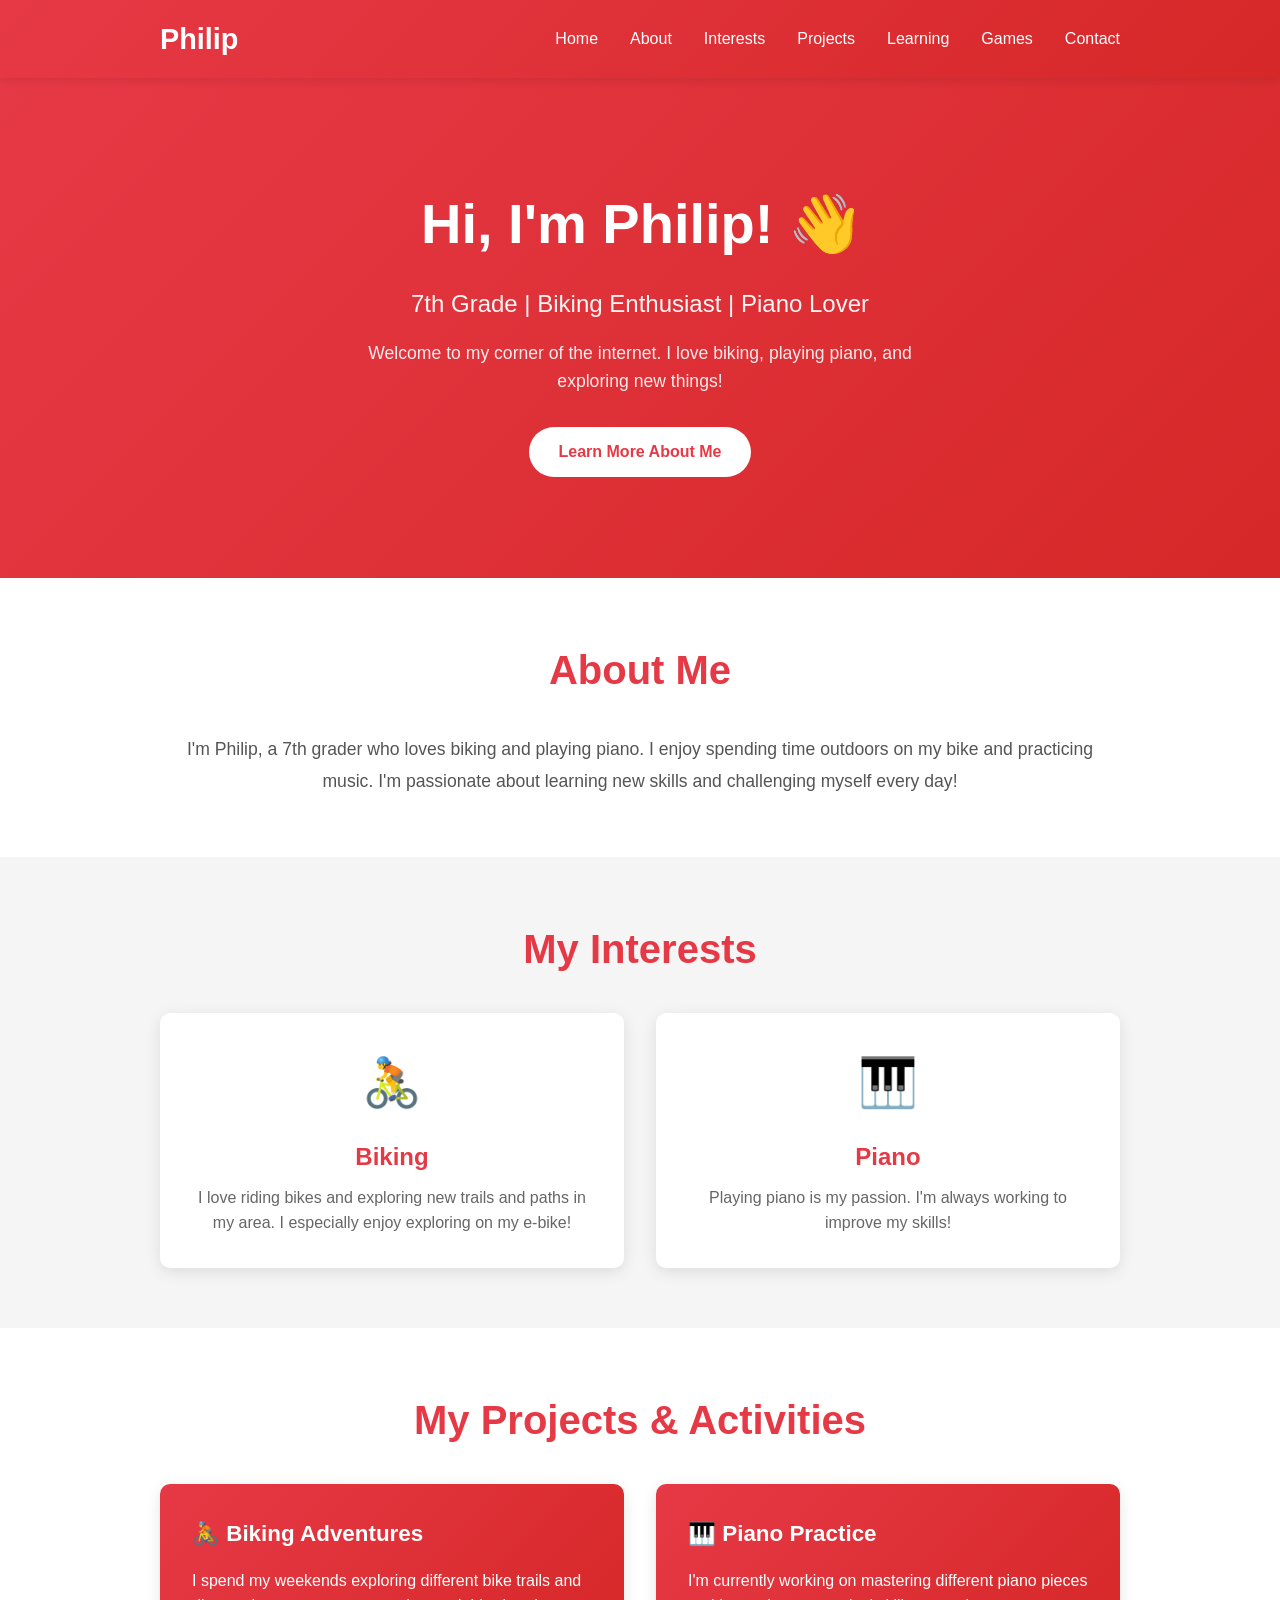
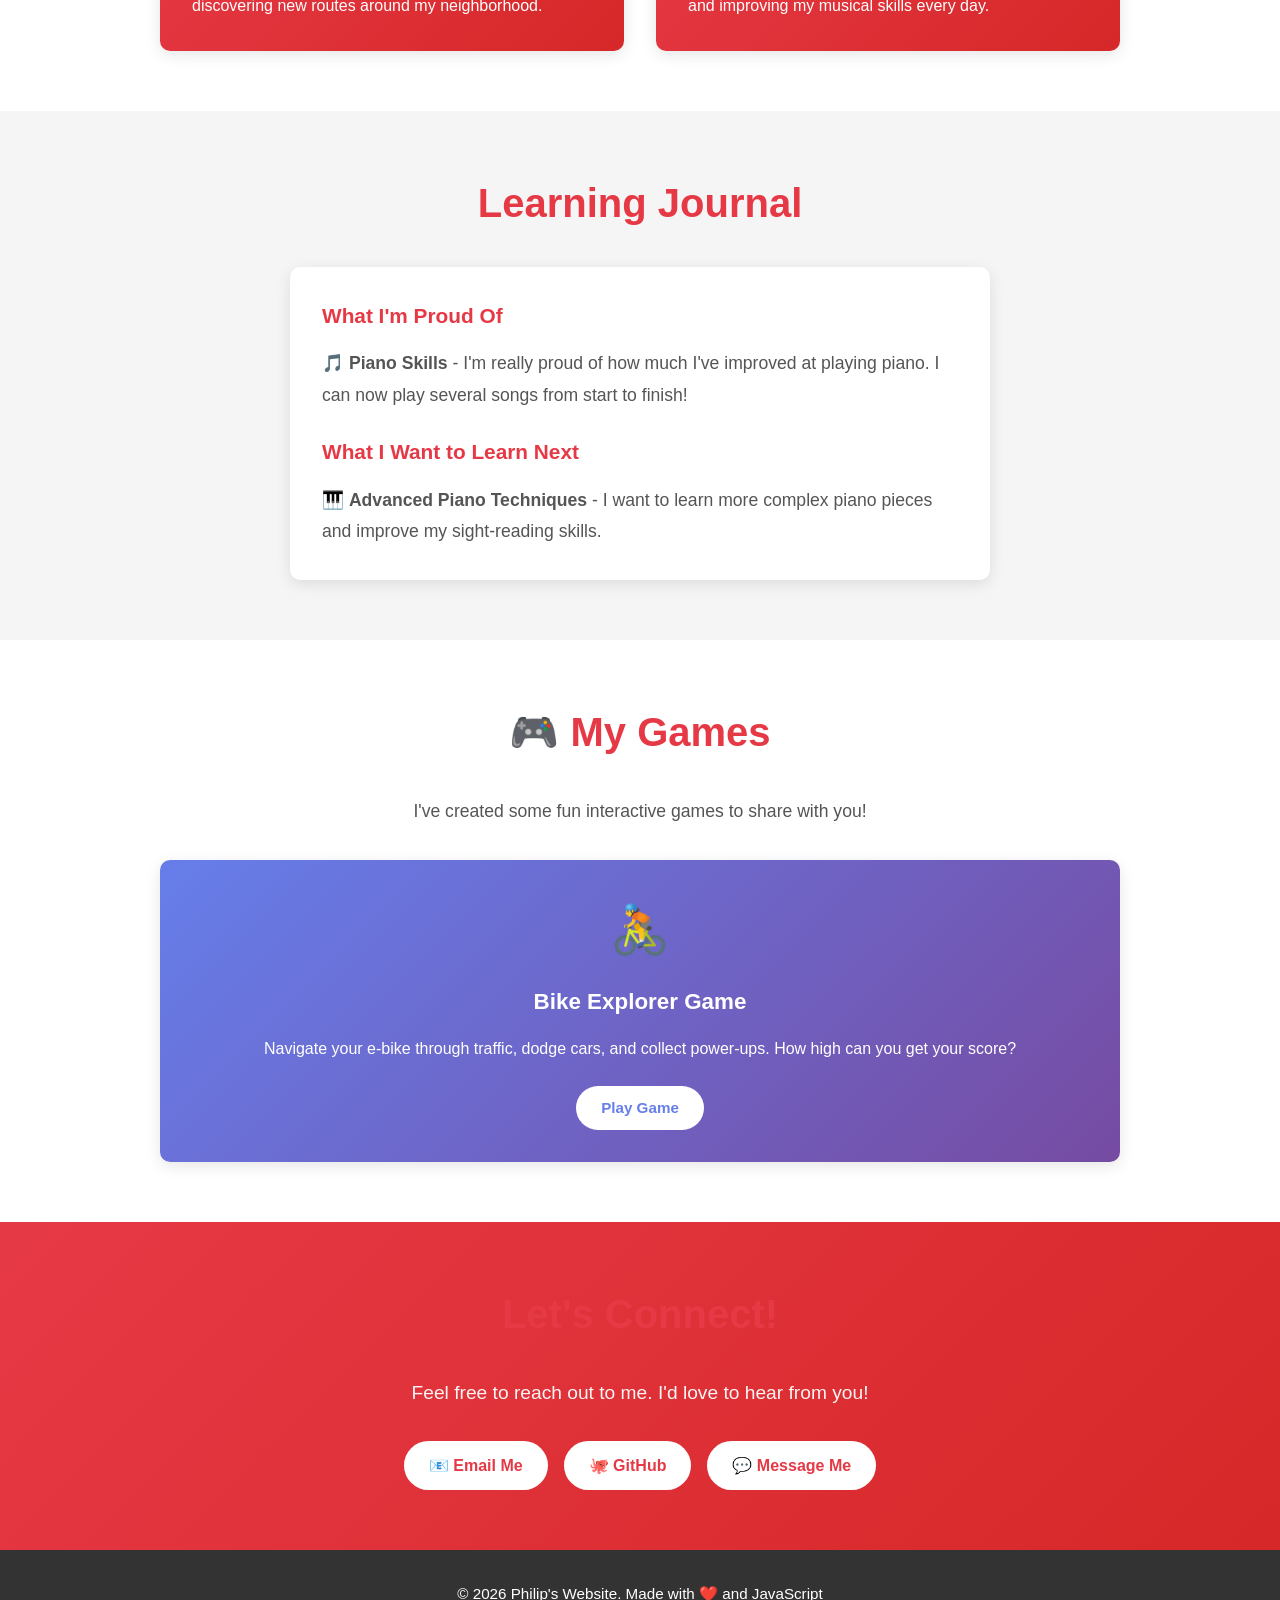
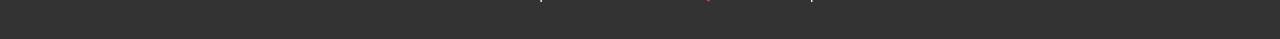
<file: index.html>
<!DOCTYPE html>
<html lang="en">
<head>
    <meta charset="UTF-8">
    <meta name="viewport" content="width=device-width, initial-scale=1.0">
    <title>Philip's Personal Website</title>
    <link rel="stylesheet" href="style.css">
</head>
<body>
    <!-- NAVIGATION BAR -->
    <nav class="navbar">
        <div class="nav-container">
            <h1 class="logo">Philip</h1>
            <ul class="nav-links">
                <li><a href="#home">Home</a></li>
                <li><a href="#about">About</a></li>
                <li><a href="#interests">Interests</a></li>
                <li><a href="#projects">Projects</a></li>
                <li><a href="#learning">Learning</a></li>
                <li><a href="#games">Games</a></li>
                <li><a href="#contact">Contact</a></li>
            </ul>
        </div>
    </nav>

    <!-- HERO SECTION -->
    <section id="home" class="hero">
        <div class="hero-content">
            <h1 class="hero-title">Hi, I'm Philip! 👋</h1>
            <p class="hero-subtitle">7th Grade | Biking Enthusiast | Piano Lover</p>
            <p class="hero-description">Welcome to my corner of the internet. I love biking, playing piano, and exploring new things!</p>
            <a href="#about" class="cta-button">Learn More About Me</a>
        </div>
    </section>

    <!-- ABOUT ME SECTION -->
    <section id="about" class="section about">
        <div class="container">
            <h2 class="section-title">About Me</h2>
            <p class="section-text">
                I'm Philip, a 7th grader who loves biking and playing piano. I enjoy spending time outdoors on my bike and practicing music. 
                I'm passionate about learning new skills and challenging myself every day!
            </p>
        </div>
    </section>

    <!-- INTERESTS SECTION -->
    <section id="interests" class="section interests">
        <div class="container">
            <h2 class="section-title">My Interests</h2>
            <div class="interests-grid">
                <div class="interest-card">
                    <div class="interest-emoji">🚴</div>
                    <h3>Biking</h3>
                    <p>I love riding bikes and exploring new trails and paths in my area. I especially enjoy exploring on my e-bike!</p>
                </div>
                <div class="interest-card">
                    <div class="interest-emoji">🎹</div>
                    <h3>Piano</h3>
                    <p>Playing piano is my passion. I'm always working to improve my skills!</p>
                </div>
            </div>
        </div>
    </section>

    <!-- PROJECTS SECTION -->
    <section id="projects" class="section projects">
        <div class="container">
            <h2 class="section-title">My Projects & Activities</h2>
            <div class="projects-grid">
                <div class="project-card">
                    <h3>🚴 Biking Adventures</h3>
                    <p>I spend my weekends exploring different bike trails and discovering new routes around my neighborhood.</p>
                </div>
                <div class="project-card">
                    <h3>🎹 Piano Practice</h3>
                    <p>I'm currently working on mastering different piano pieces and improving my musical skills every day.</p>
                </div>
            </div>
        </div>
    </section>

    <!-- LEARNING JOURNAL SECTION -->
    <section id="learning" class="section learning">
        <div class="container">
            <h2 class="section-title">Learning Journal</h2>
            <div class="learning-content">
                <h3>What I'm Proud Of</h3>
                <p class="proud-text">🎵 <strong>Piano Skills</strong> - I'm really proud of how much I've improved at playing piano. I can now play several songs from start to finish!</p>
                
                <h3>What I Want to Learn Next</h3>
                <p class="learning-text">🎹 <strong>Advanced Piano Techniques</strong> - I want to learn more complex piano pieces and improve my sight-reading skills.</p>
            </div>
        </div>
    </section>

    <!-- GAMES SECTION -->
    <section id="games" class="section games">
        <div class="container">
            <h2 class="section-title">🎮 My Games</h2>
            <p class="section-text">I've created some fun interactive games to share with you!</p>
            <div class="games-grid">
                <div class="game-card">
                    <div class="game-emoji">🚴</div>
                    <h3>Bike Explorer Game</h3>
                    <p>Navigate your e-bike through traffic, dodge cars, and collect power-ups. How high can you get your score?</p>
                    <a href="bike-game.html" class="game-link-btn">Play Game</a>
                </div>
            </div>
        </div>
    </section>

    <!-- CONTACT & LINKS SECTION -->
    <section id="contact" class="section contact">
        <div class="container">
            <h2 class="section-title">Let's Connect!</h2>
            <p class="contact-text">Feel free to reach out to me. I'd love to hear from you!</p>
            <div class="contact-links">
                <a href="mailto:philip@example.com" class="contact-button">📧 Email Me</a>
                <a href="#" class="contact-button">🐙 GitHub</a>
                <a href="#" class="contact-button">💬 Message Me</a>
            </div>
        </div>
    </section>

    <!-- FOOTER -->
    <footer class="footer">
        <p>&copy; 2026 Philip's Website. Made with ❤️ and JavaScript</p>
    </footer>

    <script src="script.js"></script>
</body>
</html>
</file>
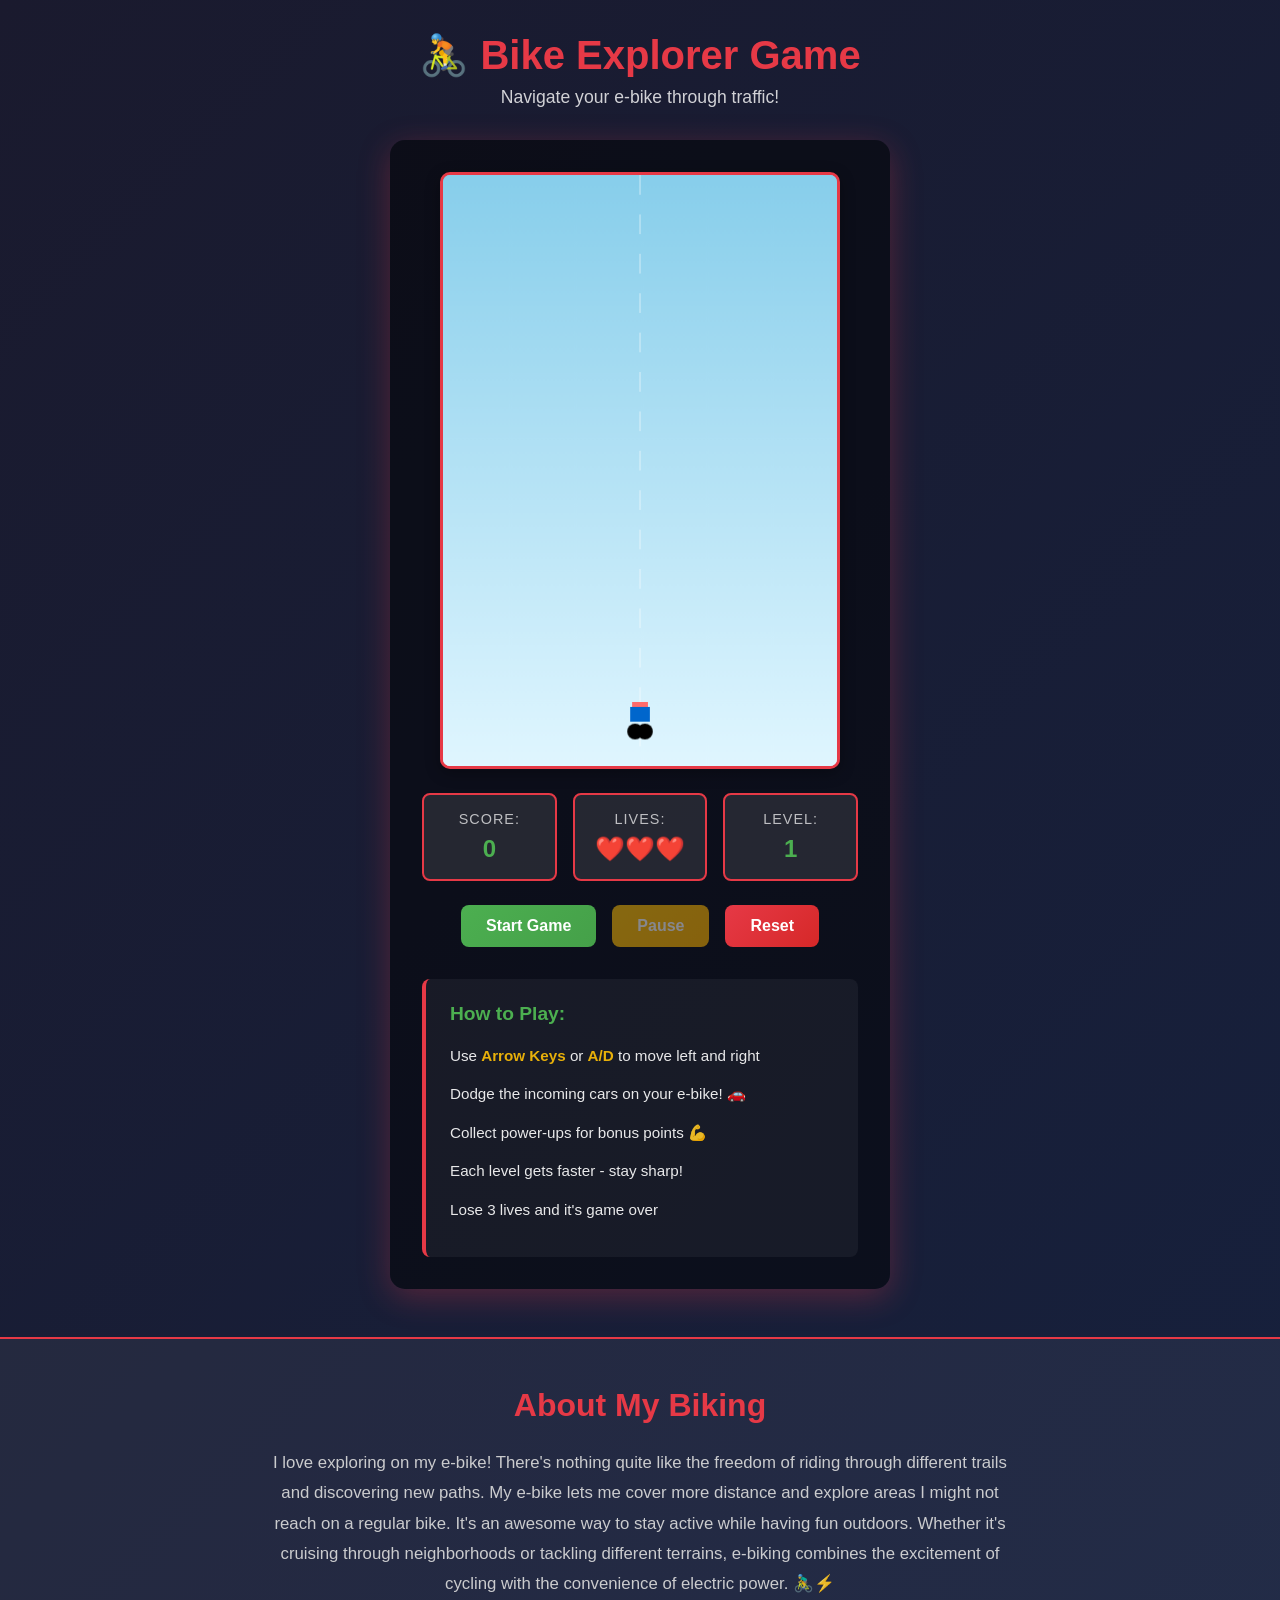
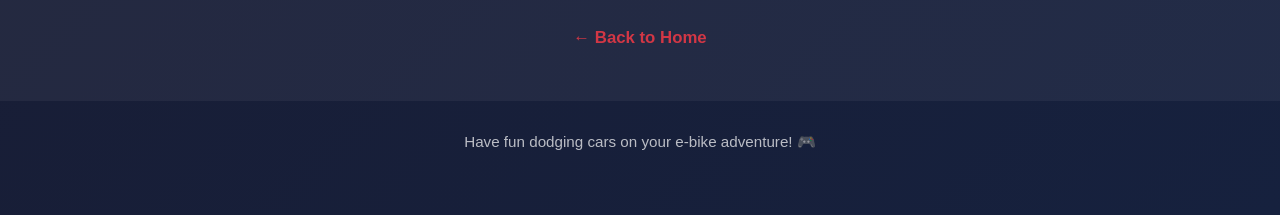
<file: bike-game.html>
<!DOCTYPE html>
<html lang="en">
<head>
    <meta charset="UTF-8">
    <meta name="viewport" content="width=device-width, initial-scale=1.0">
    <title>Bike Explorer Game</title>
    <link rel="stylesheet" href="game-style.css">
</head>
<body>
    <!-- HEADER -->
    <header class="game-header">
        <h1>🚴 Bike Explorer Game</h1>
        <p>Navigate your e-bike through traffic!</p>
    </header>

    <!-- GAME CONTAINER -->
    <div class="game-container">
        <!-- GAME CANVAS -->
        <canvas id="gameCanvas" width="400" height="600"></canvas>

        <!-- GAME INFO -->
        <div class="game-info">
            <div class="info-item">
                <span class="info-label">Score:</span>
                <span id="score" class="info-value">0</span>
            </div>
            <div class="info-item">
                <span class="info-label">Lives:</span>
                <span id="lives" class="info-value">❤️❤️❤️</span>
            </div>
            <div class="info-item">
                <span class="info-label">Level:</span>
                <span id="level" class="info-value">1</span>
            </div>
        </div>

        <!-- GAME CONTROLS -->
        <div class="game-controls">
            <button id="startBtn" class="game-button start-btn">Start Game</button>
            <button id="pauseBtn" class="game-button pause-btn" disabled>Pause</button>
            <button id="resetBtn" class="game-button reset-btn">Reset</button>
        </div>

        <!-- INSTRUCTIONS -->
        <div class="game-instructions">
            <h3>How to Play:</h3>
            <ul>
                <li>Use <strong>Arrow Keys</strong> or <strong>A/D</strong> to move left and right</li>
                <li>Dodge the incoming cars on your e-bike! 🚗</li>
                <li>Collect power-ups for bonus points 💪</li>
                <li>Each level gets faster - stay sharp!</li>
                <li>Lose 3 lives and it's game over</li>
            </ul>
        </div>
    </div>

    <!-- GAME OVER MODAL -->
    <div id="gameOverModal" class="modal hidden">
        <div class="modal-content">
            <h2>Game Over!</h2>
            <p id="gameOverMessage"></p>
            <p id="finalScore"></p>
            <button id="restartBtn" class="modal-button">Play Again</button>
            <button id="closeBtn" class="modal-button secondary">Back to Home</button>
        </div>
    </div>

    <!-- ABOUT BIKING SECTION -->
    <section class="biking-section">
        <div class="container">
            <h2>About My Biking</h2>
            <p>
                I love exploring on my e-bike! There's nothing quite like the freedom of riding through different trails and discovering new paths. 
                My e-bike lets me cover more distance and explore areas I might not reach on a regular bike. It's an awesome way to stay active 
                while having fun outdoors. Whether it's cruising through neighborhoods or tackling different terrains, e-biking combines the 
                excitement of cycling with the convenience of electric power. 🚴‍♂️⚡
            </p>
            <p style="margin-top: 1.5rem; text-align: center;">
                <a href="index.html" style="color: #e63946; text-decoration: none; font-weight: bold;">← Back to Home</a>
            </p>
        </div>
    </section>

    <!-- FOOTER -->
    <footer class="game-footer">
        <p>Have fun dodging cars on your e-bike adventure! 🎮</p>
    </footer>

    <script src="game-script.js"></script>
</body>
</html>
</file>
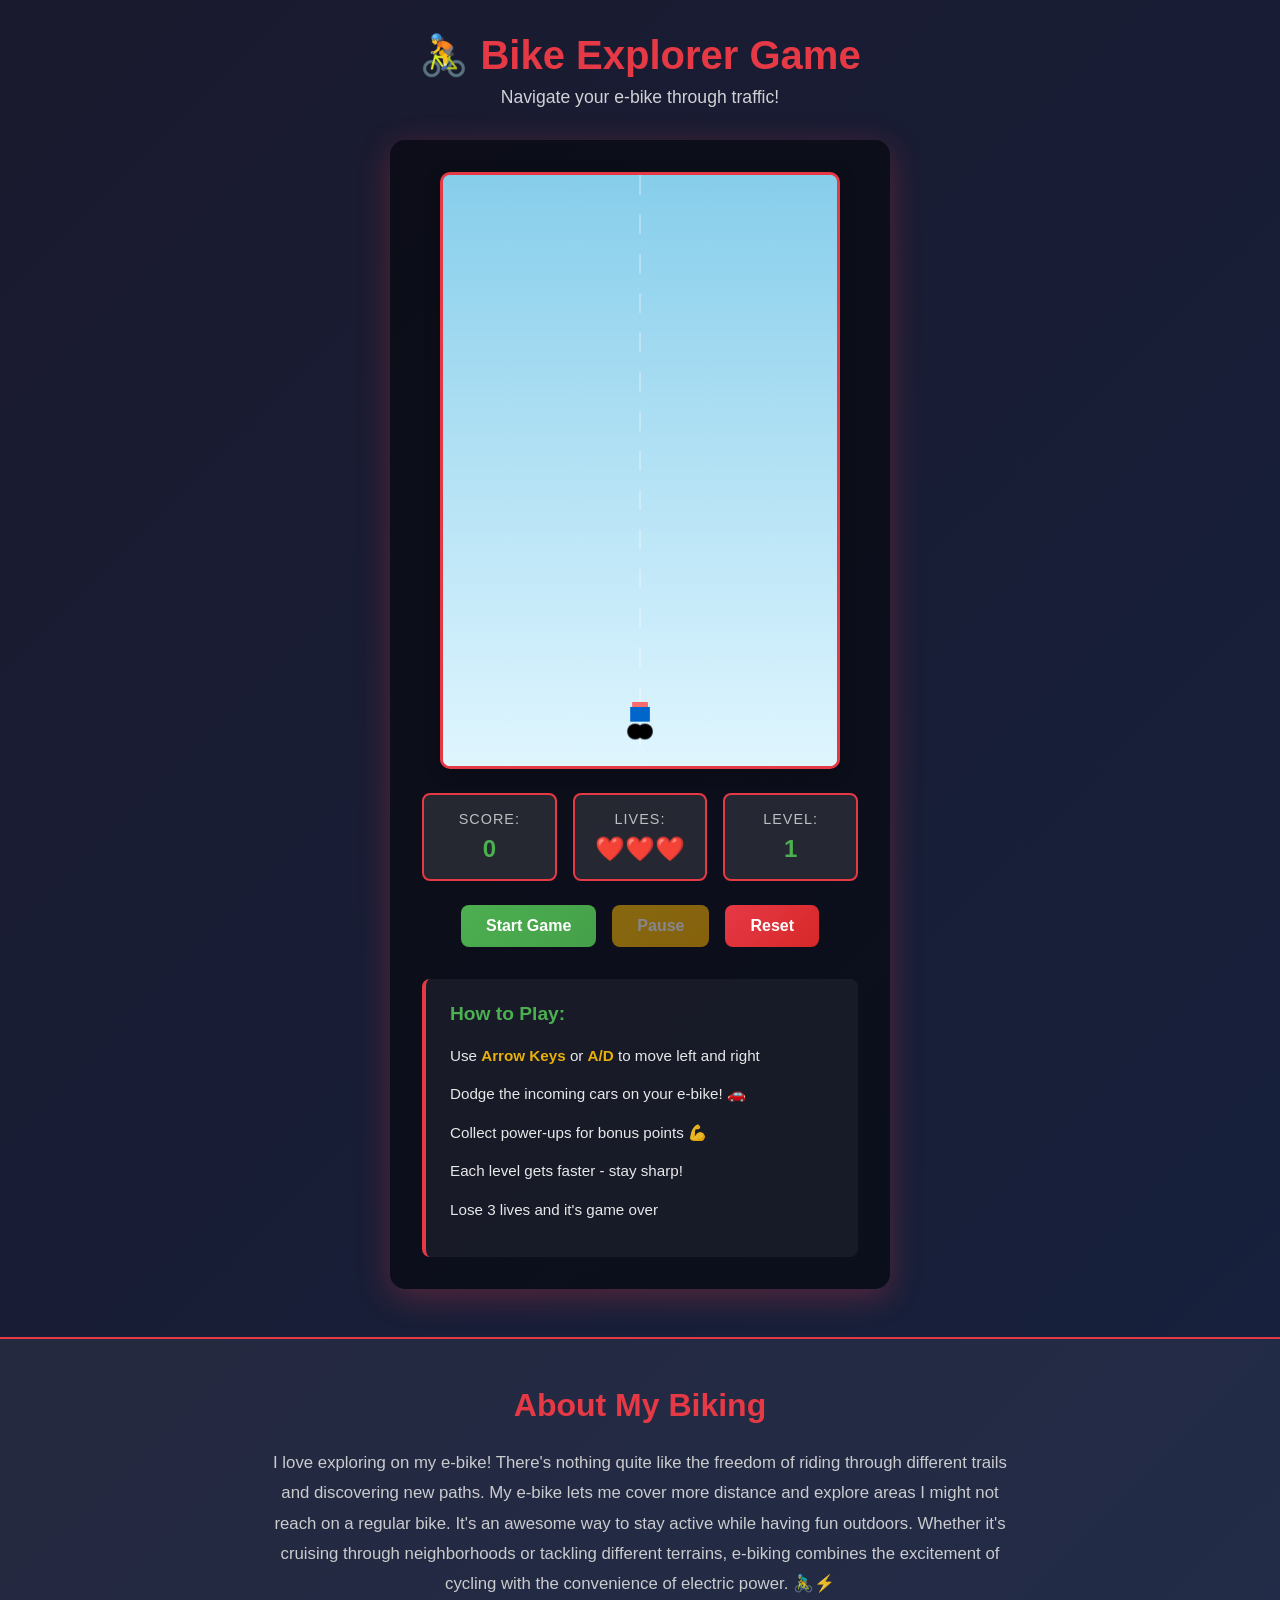
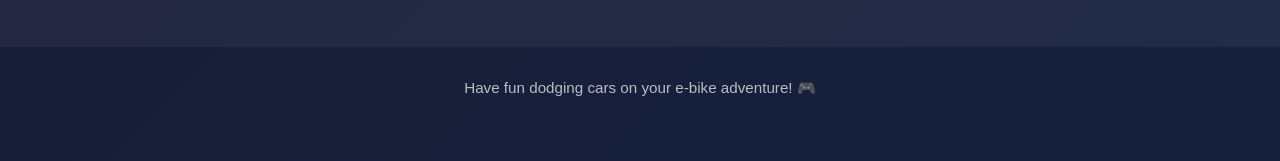
<file: game.html>
<!DOCTYPE html>
<html lang="en">
<head>
    <meta charset="UTF-8">
    <meta name="viewport" content="width=device-width, initial-scale=1.0">
    <title>Bike Explorer Game</title>
    <link rel="stylesheet" href="game-style.css">
</head>
<body>
    <!-- HEADER -->
    <header class="game-header">
        <h1>🚴 Bike Explorer Game</h1>
        <p>Navigate your e-bike through traffic!</p>
    </header>

    <!-- GAME CONTAINER -->
    <div class="game-container">
        <!-- GAME CANVAS -->
        <canvas id="gameCanvas" width="400" height="600"></canvas>

        <!-- GAME INFO -->
        <div class="game-info">
            <div class="info-item">
                <span class="info-label">Score:</span>
                <span id="score" class="info-value">0</span>
            </div>
            <div class="info-item">
                <span class="info-label">Lives:</span>
                <span id="lives" class="info-value">❤️❤️❤️</span>
            </div>
            <div class="info-item">
                <span class="info-label">Level:</span>
                <span id="level" class="info-value">1</span>
            </div>
        </div>

        <!-- GAME CONTROLS -->
        <div class="game-controls">
            <button id="startBtn" class="game-button start-btn">Start Game</button>
            <button id="pauseBtn" class="game-button pause-btn" disabled>Pause</button>
            <button id="resetBtn" class="game-button reset-btn">Reset</button>
        </div>

        <!-- INSTRUCTIONS -->
        <div class="game-instructions">
            <h3>How to Play:</h3>
            <ul>
                <li>Use <strong>Arrow Keys</strong> or <strong>A/D</strong> to move left and right</li>
                <li>Dodge the incoming cars on your e-bike! 🚗</li>
                <li>Collect power-ups for bonus points 💪</li>
                <li>Each level gets faster - stay sharp!</li>
                <li>Lose 3 lives and it's game over</li>
            </ul>
        </div>
    </div>

    <!-- GAME OVER MODAL -->
    <div id="gameOverModal" class="modal hidden">
        <div class="modal-content">
            <h2>Game Over!</h2>
            <p id="gameOverMessage"></p>
            <p id="finalScore"></p>
            <button id="restartBtn" class="modal-button">Play Again</button>
            <button id="closeBtn" class="modal-button secondary">Close</button>
        </div>
    </div>

    <!-- ABOUT BIKING SECTION -->
    <section class="biking-section">
        <div class="container">
            <h2>About My Biking</h2>
            <p>
                I love exploring on my e-bike! There's nothing quite like the freedom of riding through different trails and discovering new paths. 
                My e-bike lets me cover more distance and explore areas I might not reach on a regular bike. It's an awesome way to stay active 
                while having fun outdoors. Whether it's cruising through neighborhoods or tackling different terrains, e-biking combines the 
                excitement of cycling with the convenience of electric power. 🚴‍♂️⚡
            </p>
        </div>
    </section>

    <!-- FOOTER -->
    <footer class="game-footer">
        <p>Have fun dodging cars on your e-bike adventure! 🎮</p>
    </footer>

    <script src="game-script.js"></script>
</body>
</html>
</file>
<file: style.css>
/* ===== GLOBAL STYLES ===== */
* {
    margin: 0;
    padding: 0;
    box-sizing: border-box;
}

body {
    font-family: 'Segoe UI', Tahoma, Geneva, Verdana, sans-serif;
    line-height: 1.6;
    color: #333;
    background-color: #f9f9f9;
}

.container {
    max-width: 1000px;
    margin: 0 auto;
    padding: 0 20px;
}

/* ===== NAVIGATION BAR ===== */
.navbar {
    background: linear-gradient(135deg, #e63946 0%, #d62828 100%);
    padding: 1rem 0;
    position: sticky;
    top: 0;
    z-index: 100;
    box-shadow: 0 2px 10px rgba(0, 0, 0, 0.1);
}

.nav-container {
    max-width: 1000px;
    margin: 0 auto;
    padding: 0 20px;
    display: flex;
    justify-content: space-between;
    align-items: center;
}

.logo {
    color: white;
    font-size: 1.8rem;
    font-weight: bold;
}

.nav-links {
    display: flex;
    list-style: none;
    gap: 2rem;
}

.nav-links a {
    color: white;
    text-decoration: none;
    font-weight: 500;
    transition: opacity 0.3s ease;
}

.nav-links a:hover {
    opacity: 0.8;
}

/* ===== HERO SECTION ===== */
.hero {
    background: linear-gradient(135deg, #e63946 0%, #d62828 100%);
    color: white;
    padding: 100px 20px;
    text-align: center;
    min-height: 500px;
    display: flex;
    align-items: center;
    justify-content: center;
}

.hero-content {
    max-width: 600px;
}

.hero-title {
    font-size: 3.5rem;
    margin-bottom: 1rem;
    font-weight: bold;
    animation: slideInDown 0.8s ease;
}

.hero-subtitle {
    font-size: 1.5rem;
    margin-bottom: 1rem;
    opacity: 0.95;
}

.hero-description {
    font-size: 1.1rem;
    margin-bottom: 2rem;
    opacity: 0.9;
}

.cta-button {
    display: inline-block;
    background-color: white;
    color: #e63946;
    padding: 12px 30px;
    border-radius: 50px;
    text-decoration: none;
    font-weight: bold;
    transition: transform 0.3s ease, box-shadow 0.3s ease;
    font-size: 1rem;
}

.cta-button:hover {
    transform: translateY(-3px);
    box-shadow: 0 10px 20px rgba(0, 0, 0, 0.2);
}

/* ===== SECTION STYLES ===== */
.section {
    padding: 60px 20px;
}

.section-title {
    font-size: 2.5rem;
    color: #e63946;
    margin-bottom: 2rem;
    text-align: center;
    font-weight: bold;
}

.section-text {
    font-size: 1.1rem;
    line-height: 1.8;
    text-align: center;
    color: #555;
}

/* ===== ABOUT SECTION ===== */
.about {
    background-color: white;
}

/* ===== INTERESTS SECTION ===== */
.interests {
    background-color: #f5f5f5;
}

.interests-grid {
    display: grid;
    grid-template-columns: repeat(auto-fit, minmax(250px, 1fr));
    gap: 2rem;
    margin-top: 2rem;
}

.interest-card {
    background: white;
    padding: 2rem;
    border-radius: 10px;
    text-align: center;
    box-shadow: 0 4px 15px rgba(0, 0, 0, 0.1);
    transition: transform 0.3s ease, box-shadow 0.3s ease;
}

.interest-card:hover {
    transform: translateY(-10px);
    box-shadow: 0 8px 25px rgba(230, 57, 70, 0.2);
}

.interest-emoji {
    font-size: 3rem;
    margin-bottom: 1rem;
}

.interest-card h3 {
    color: #e63946;
    margin-bottom: 0.5rem;
    font-size: 1.5rem;
}

.interest-card p {
    color: #666;
    font-size: 1rem;
}

/* ===== PROJECTS SECTION ===== */
.projects {
    background-color: white;
}

.projects-grid {
    display: grid;
    grid-template-columns: repeat(auto-fit, minmax(280px, 1fr));
    gap: 2rem;
    margin-top: 2rem;
}

.project-card {
    background: linear-gradient(135deg, #e63946 0%, #d62828 100%);
    color: white;
    padding: 2rem;
    border-radius: 10px;
    box-shadow: 0 4px 15px rgba(0, 0, 0, 0.1);
    transition: transform 0.3s ease;
}

.project-card:hover {
    transform: scale(1.05);
}

.project-card h3 {
    margin-bottom: 1rem;
    font-size: 1.4rem;
}

.project-card p {
    font-size: 1rem;
    line-height: 1.6;
}

/* ===== LEARNING JOURNAL SECTION ===== */
.learning {
    background-color: #f5f5f5;
}

.learning-content {
    max-width: 700px;
    margin: 0 auto;
    background: white;
    padding: 2rem;
    border-radius: 10px;
    box-shadow: 0 4px 15px rgba(0, 0, 0, 0.1);
}

.learning-content h3 {
    color: #e63946;
    margin-top: 1.5rem;
    margin-bottom: 1rem;
    font-size: 1.3rem;
}

.learning-content h3:first-child {
    margin-top: 0;
}

.proud-text,
.learning-text {
    color: #555;
    font-size: 1.1rem;
    line-height: 1.8;
}

/* ===== GAMES SECTION ===== */
.games {
    background-color: white;
}

.games-grid {
    display: grid;
    grid-template-columns: repeat(auto-fit, minmax(280px, 1fr));
    gap: 2rem;
    margin-top: 2rem;
}

.game-card {
    background: linear-gradient(135deg, #667eea 0%, #764ba2 100%);
    color: white;
    padding: 2rem;
    border-radius: 10px;
    box-shadow: 0 4px 15px rgba(0, 0, 0, 0.1);
    transition: transform 0.3s ease;
    text-align: center;
}

.game-card:hover {
    transform: translateY(-10px);
    box-shadow: 0 8px 25px rgba(102, 126, 234, 0.3);
}

.game-emoji {
    font-size: 3rem;
    margin-bottom: 1rem;
    display: block;
}

.game-card h3 {
    margin-bottom: 1rem;
    font-size: 1.4rem;
}

.game-card p {
    font-size: 1rem;
    line-height: 1.6;
    margin-bottom: 1.5rem;
}

.game-link-btn {
    display: inline-block;
    background-color: white;
    color: #667eea;
    padding: 10px 25px;
    border-radius: 50px;
    text-decoration: none;
    font-weight: bold;
    transition: transform 0.3s ease, box-shadow 0.3s ease;
    font-size: 0.95rem;
}

.game-link-btn:hover {
    transform: scale(1.05);
    box-shadow: 0 6px 15px rgba(0, 0, 0, 0.2);
}

/* ===== CONTACT SECTION ===== */
.contact {
    background: linear-gradient(135deg, #e63946 0%, #d62828 100%);
    color: white;
    text-align: center;
}

.contact-text {
    font-size: 1.2rem;
    margin-bottom: 2rem;
    opacity: 0.95;
}

.contact-links {
    display: flex;
    gap: 1rem;
    justify-content: center;
    flex-wrap: wrap;
}

.contact-button {
    display: inline-block;
    background-color: white;
    color: #e63946;
    padding: 12px 25px;
    border-radius: 50px;
    text-decoration: none;
    font-weight: bold;
    transition: transform 0.3s ease, box-shadow 0.3s ease;
    font-size: 1rem;
}

.contact-button:hover {
    transform: translateY(-3px);
    box-shadow: 0 10px 20px rgba(0, 0, 0, 0.2);
}

/* ===== FOOTER ===== */
.footer {
    background-color: #333;
    color: white;
    text-align: center;
    padding: 2rem;
    font-size: 0.95rem;
}

/* ===== ANIMATIONS ===== */
@keyframes slideInDown {
    from {
        opacity: 0;
        transform: translateY(-30px);
    }
    to {
        opacity: 1;
        transform: translateY(0);
    }
}

/* ===== MOBILE RESPONSIVE ===== */
@media (max-width: 768px) {
    .hero-title {
        font-size: 2.5rem;
    }

    .hero-subtitle {
        font-size: 1.2rem;
    }

    .hero {
        padding: 60px 20px;
        min-height: 350px;
    }

    .section-title {
        font-size: 2rem;
    }

    .nav-links {
        gap: 1rem;
        font-size: 0.9rem;
    }

    .interests-grid,
    .projects-grid,
    .games-grid {
        grid-template-columns: 1fr;
    }

    .contact-links {
        flex-direction: column;
    }

    .contact-button,
    .cta-button {
        width: 100%;
        max-width: 300px;
    }
}

@media (max-width: 480px) {
    .logo {
        font-size: 1.4rem;
    }

    .nav-links {
        flex-direction: column;
        gap: 0.5rem;
        font-size: 0.8rem;
    }

    .hero-title {
        font-size: 2rem;
    }

    .hero-subtitle {
        font-size: 1rem;
    }

    .section-title {
        font-size: 1.6rem;
    }

    .section {
        padding: 40px 15px;
    }

    .game-emoji {
        font-size: 2.5rem;
    }
}
</file>
<file: game-style.css>
/* ===== GLOBAL STYLES ===== */
* {
    margin: 0;
    padding: 0;
    box-sizing: border-box;
}

body {
    font-family: 'Segoe UI', Tahoma, Geneva, Verdana, sans-serif;
    background: linear-gradient(135deg, #1a1a2e 0%, #16213e 100%);
    color: white;
    min-height: 100vh;
    padding: 2rem 0;
}

.container {
    max-width: 800px;
    margin: 0 auto;
    padding: 0 20px;
}

/* ===== GAME HEADER ===== */
.game-header {
    text-align: center;
    margin-bottom: 2rem;
}

.game-header h1 {
    font-size: 2.5rem;
    margin-bottom: 0.5rem;
    color: #e63946;
}

.game-header p {
    font-size: 1.1rem;
    opacity: 0.8;
}

/* ===== GAME CONTAINER ===== */
.game-container {
    max-width: 500px;
    margin: 0 auto;
    background: rgba(0, 0, 0, 0.5);
    border-radius: 15px;
    padding: 2rem;
    box-shadow: 0 8px 32px rgba(230, 57, 70, 0.3);
    margin-bottom: 3rem;
}

/* ===== CANVAS ===== */
#gameCanvas {
    display: block;
    margin: 0 auto 1.5rem;
    border: 3px solid #e63946;
    border-radius: 10px;
    background: linear-gradient(180deg, #87CEEB 0%, #E0F6FF 100%);
    box-shadow: 0 4px 15px rgba(0, 0, 0, 0.3);
    width: 100%;
    max-width: 400px;
    height: auto;
}

/* ===== GAME INFO ===== */
.game-info {
    display: grid;
    grid-template-columns: repeat(3, 1fr);
    gap: 1rem;
    margin-bottom: 1.5rem;
}

.info-item {
    background: rgba(255, 255, 255, 0.1);
    padding: 1rem;
    border-radius: 8px;
    text-align: center;
    border: 2px solid #e63946;
}

.info-label {
    display: block;
    font-size: 0.9rem;
    opacity: 0.7;
    margin-bottom: 0.5rem;
    text-transform: uppercase;
    letter-spacing: 1px;
}

.info-value {
    display: block;
    font-size: 1.5rem;
    font-weight: bold;
    color: #4CAF50;
}

/* ===== GAME CONTROLS ===== */
.game-controls {
    display: flex;
    gap: 1rem;
    margin-bottom: 2rem;
    flex-wrap: wrap;
    justify-content: center;
}

.game-button {
    padding: 12px 25px;
    border: none;
    border-radius: 8px;
    font-weight: bold;
    font-size: 1rem;
    cursor: pointer;
    transition: all 0.3s ease;
}

.start-btn {
    background: linear-gradient(135deg, #4CAF50 0%, #45a049 100%);
    color: white;
}

.start-btn:hover:not(:disabled) {
    transform: translateY(-2px);
    box-shadow: 0 6px 15px rgba(76, 175, 80, 0.4);
}

.pause-btn {
    background: linear-gradient(135deg, #FFC107 0%, #FFB300 100%);
    color: white;
}

.pause-btn:hover:not(:disabled) {
    transform: translateY(-2px);
    box-shadow: 0 6px 15px rgba(255, 193, 7, 0.4);
}

.reset-btn {
    background: linear-gradient(135deg, #e63946 0%, #d62828 100%);
    color: white;
}

.reset-btn:hover {
    transform: translateY(-2px);
    box-shadow: 0 6px 15px rgba(230, 57, 70, 0.4);
}

.game-button:disabled {
    opacity: 0.5;
    cursor: not-allowed;
}

/* ===== INSTRUCTIONS ===== */
.game-instructions {
    background: rgba(255, 255, 255, 0.05);
    padding: 1.5rem;
    border-radius: 8px;
    border-left: 4px solid #e63946;
}

.game-instructions h3 {
    margin-bottom: 1rem;
    color: #4CAF50;
    font-size: 1.2rem;
}

.game-instructions ul {
    list-style: none;
    line-height: 2;
}

.game-instructions li {
    font-size: 0.95rem;
    opacity: 0.9;
    margin-bottom: 0.5rem;
}

.game-instructions strong {
    color: #FFC107;
}

/* ===== MODAL ===== */
.modal {
    display: flex;
    position: fixed;
    z-index: 1000;
    left: 0;
    top: 0;
    width: 100%;
    height: 100%;
    background-color: rgba(0, 0, 0, 0.8);
    align-items: center;
    justify-content: center;
}

.modal.hidden {
    display: none;
}

.modal-content {
    background: linear-gradient(135deg, #1a1a2e 0%, #16213e 100%);
    padding: 2rem;
    border-radius: 15px;
    text-align: center;
    border: 3px solid #e63946;
    max-width: 400px;
    animation: slideIn 0.3s ease;
}

.modal-content h2 {
    font-size: 2.5rem;
    margin-bottom: 1rem;
    color: #e63946;
}

.modal-content p {
    font-size: 1.1rem;
    margin-bottom: 1rem;
    opacity: 0.9;
}

#finalScore {
    font-size: 1.3rem;
    font-weight: bold;
    color: #4CAF50;
    margin-bottom: 1.5rem;
}

.modal-button {
    padding: 12px 30px;
    border: none;
    border-radius: 8px;
    font-weight: bold;
    font-size: 1rem;
    cursor: pointer;
    margin: 0.5rem;
    transition: all 0.3s ease;
}

.modal-button {
    background: linear-gradient(135deg, #4CAF50 0%, #45a049 100%);
    color: white;
}

.modal-button:hover {
    transform: translateY(-2px);
    box-shadow: 0 6px 15px rgba(76, 175, 80, 0.4);
}

.modal-button.secondary {
    background: linear-gradient(135deg, #666 0%, #555 100%);
}

.modal-button.secondary:hover {
    box-shadow: 0 6px 15px rgba(100, 100, 100, 0.4);
}

/* ===== BIKING SECTION ===== */
.biking-section {
    background: rgba(255, 255, 255, 0.05);
    padding: 3rem 0;
    margin-top: 3rem;
    border-top: 2px solid #e63946;
}

.biking-section h2 {
    font-size: 2rem;
    color: #e63946;
    margin-bottom: 1.5rem;
    text-align: center;
}

.biking-section p {
    font-size: 1.05rem;
    line-height: 1.8;
    opacity: 0.9;
    text-align: center;
    color: #ddd;
}

/* ===== FOOTER ===== */
.game-footer {
    text-align: center;
    padding: 2rem;
    opacity: 0.7;
    font-size: 0.95rem;
}

/* ===== ANIMATIONS ===== */
@keyframes slideIn {
    from {
        opacity: 0;
        transform: scale(0.9);
    }
    to {
        opacity: 1;
        transform: scale(1);
    }
}

/* ===== RESPONSIVE ===== */
@media (max-width: 600px) {
    .game-header h1 {
        font-size: 1.8rem;
    }

    .game-container {
        padding: 1.5rem;
    }

    .game-info {
        grid-template-columns: 1fr;
    }

    .game-controls {
        flex-direction: column;
    }

    .game-button {
        width: 100%;
    }

    .game-instructions li {
        font-size: 0.85rem;
    }

    .modal-content {
        margin: 1rem;
    }

    .biking-section p {
        font-size: 0.95rem;
    }
}
</file>
